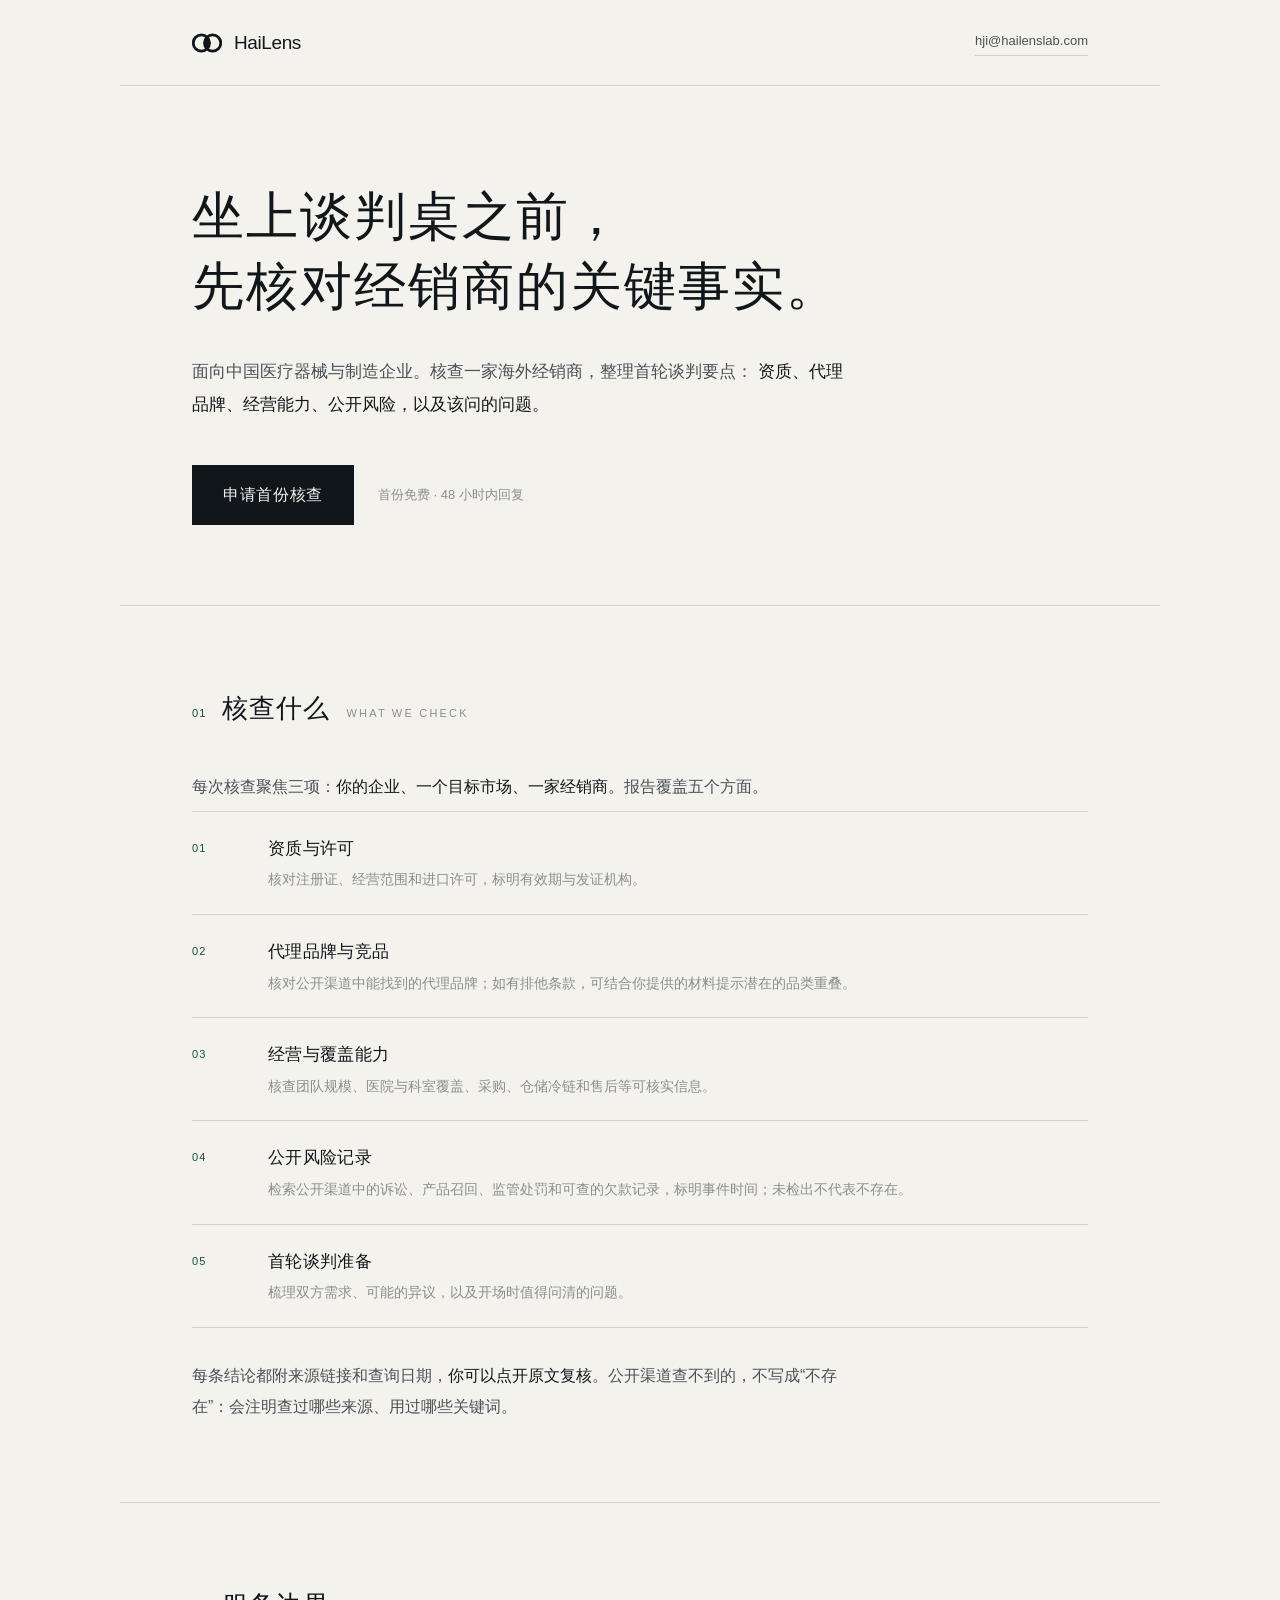
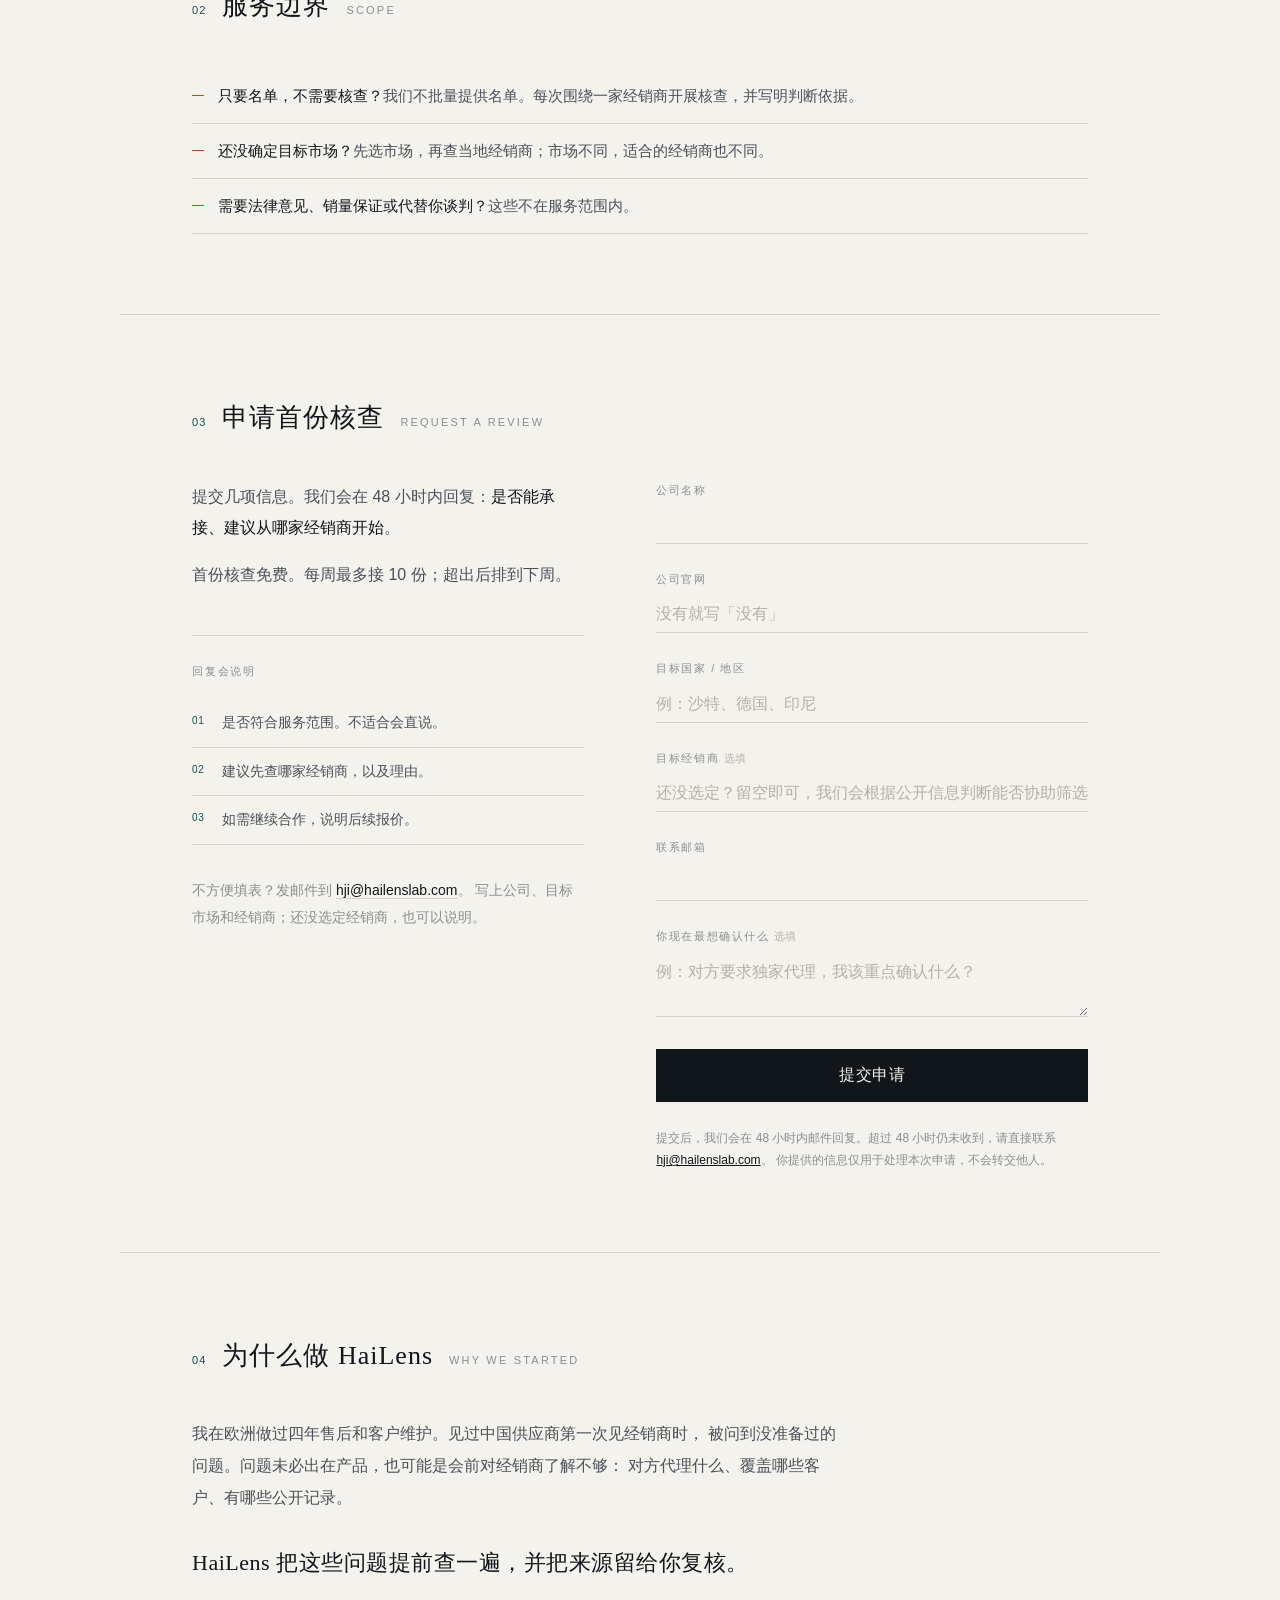
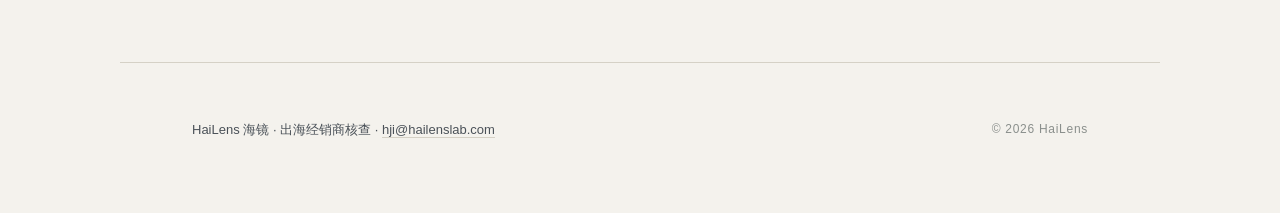
<file: index.html>
<!doctype html>
<html lang="zh-CN">
<head>
<meta charset="utf-8">
<meta name="viewport" content="width=device-width, initial-scale=1">
<title>HaiLens 海镜｜海外经销商核查与谈判准备</title>
<meta name="description" content="面向中国医疗器械与制造企业。核查海外经销商的资质、代理品牌、经营能力与公开风险，并整理首轮谈判要点。每条结论附来源与查询日期。">
<meta property="og:type" content="website">
<meta property="og:url" content="https://hailenslab.com/">
<meta property="og:title" content="HaiLens 海镜｜海外经销商核查与谈判准备">
<meta property="og:description" content="谈经销商之前，先核对关键事实。每次围绕一家企业、一个目标市场和一家经销商，聚焦五项核查。首份免费，结论附来源与查询日期。">
<meta property="og:image" content="https://hailenslab.com/assets/og.png">
<meta name="twitter:card" content="summary_large_image">
<link rel="icon" href="assets/favicon.svg" type="image/svg+xml">
<link rel="apple-touch-icon" href="assets/apple-touch-icon.png">
<link rel="stylesheet" href="assets/style.css">
</head>
<body>

<header class="wrap top">
  <a class="brand" href="index.html">
    <svg width="30" height="30" viewBox="0 0 96 96" aria-hidden="true">
      <path d="M48 27.51A26 26 0 0 1 48 68.49A26 26 0 0 1 48 27.51Z" fill="#10161A"/>
      <circle cx="30" cy="48" r="26" fill="none" stroke="#10161A" stroke-width="9"/>
      <circle cx="66" cy="48" r="26" fill="none" stroke="#10161A" stroke-width="9"/>
    </svg>
    <span class="name">HaiLens</span>
  </a>
  <a class="mail" href="mailto:hji@hailenslab.com">hji@hailenslab.com</a>
</header>

<main>

  <section class="wrap hero">
    <h1>坐上谈判桌之前，<br>先核对经销商的关键事实。</h1>
    <p class="lede">
      面向中国医疗器械与制造企业。核查一家海外经销商，整理首轮谈判要点：
      <b>资质、代理品牌、经营能力、公开风险，以及该问的问题。</b>
    </p>
    <div class="act">
      <a class="btn" href="#apply">申请首份核查</a>
      <span class="btn-note">首份免费 · 48 小时内回复</span>
    </div>
  </section>

  <section class="wrap sec" id="what">
    <div class="sec-head">
      <span class="num">01</span>
      <h2>核查什么</h2>
      <span class="en">What we check</span>
    </div>
    <p class="body">
      每次核查聚焦三项：<b>你的企业、一个目标市场、一家经销商</b>。报告覆盖五个方面。
    </p>

    <ol class="five">
      <li>
        <span class="n">01</span>
        <div>
          <div class="t">资质与许可</div>
          <div class="d">核对注册证、经营范围和进口许可，标明有效期与发证机构。</div>
        </div>
      </li>
      <li>
        <span class="n">02</span>
        <div>
          <div class="t">代理品牌与竞品</div>
          <div class="d">核对公开渠道中能找到的代理品牌；如有排他条款，可结合你提供的材料提示潜在的品类重叠。</div>
        </div>
      </li>
      <li>
        <span class="n">03</span>
        <div>
          <div class="t">经营与覆盖能力</div>
          <div class="d">核查团队规模、医院与科室覆盖、采购、仓储冷链和售后等可核实信息。</div>
        </div>
      </li>
      <li>
        <span class="n">04</span>
        <div>
          <div class="t">公开风险记录</div>
          <div class="d">检索公开渠道中的诉讼、产品召回、监管处罚和可查的欠款记录，标明事件时间；未检出不代表不存在。</div>
        </div>
      </li>
      <li>
        <span class="n">05</span>
        <div>
          <div class="t">首轮谈判准备</div>
          <div class="d">梳理双方需求、可能的异议，以及开场时值得问清的问题。</div>
        </div>
      </li>
    </ol>

    <p class="body" style="margin-top:32px">
      每条结论都附来源链接和查询日期，<b>你可以点开原文复核</b>。公开渠道查不到的，不写成“不存在”：会注明查过哪些来源、用过哪些关键词。
    </p>
  </section>

  <section class="wrap sec" id="not">
    <div class="sec-head">
      <span class="num">02</span>
      <h2>服务边界</h2>
      <span class="en">Scope</span>
    </div>
    <ul class="no">
      <li><b>只要名单，不需要核查？</b>我们不批量提供名单。每次围绕一家经销商开展核查，并写明判断依据。</li>
      <li><b>还没确定目标市场？</b>先选市场，再查当地经销商；市场不同，适合的经销商也不同。</li>
      <li><b>需要法律意见、销量保证或代替你谈判？</b>这些不在服务范围内。</li>
    </ul>
  </section>

  <section class="wrap sec" id="apply">
    <div class="sec-head">
      <span class="num">03</span>
      <h2>申请首份核查</h2>
      <span class="en">Request a review</span>
    </div>

    <div class="form-wrap">
      <div>
        <p class="body">
          提交几项信息。我们会在 48 小时内回复：<b>是否能承接、建议从哪家经销商开始</b>。
        </p>
        <p class="body">
          首份核查免费。每周最多接 10 份；超出后排到下周。
        </p>
        <div class="reply">
          <div class="lbl">回复会说明</div>
          <ol>
            <li>是否符合服务范围。不适合会直说。</li>
            <li>建议先查哪家经销商，以及理由。</li>
            <li>如需继续合作，说明后续报价。</li>
          </ol>
        </div>
        <p class="body" style="margin-top:32px;font-size:14px;color:var(--ink-3)">
          不方便填表？发邮件到
          <a href="mailto:hji@hailenslab.com" style="color:var(--ink);text-decoration:none;border-bottom:1px solid var(--rule)">hji@hailenslab.com</a>。
          写上公司、目标市场和经销商；还没选定经销商，也可以说明。
        </p>
      </div>

      <form class="form" id="lead-form" action="https://formsubmit.co/jhholy@hotmail.com" method="POST">
        <input type="hidden" name="_subject" value="新申请 · 海镜 HaiLens 经销商判断">
        <input type="hidden" name="_next" value="https://hailenslab.com/thanks.html">
        <input type="hidden" name="_captcha" value="false">
        <input type="hidden" name="_template" value="table">
        <div class="hp" aria-hidden="true">
          <label for="_honey">请勿填写</label>
          <input type="text" id="_honey" name="_honey" tabindex="-1" autocomplete="off">
        </div>

        <div class="field">
          <label for="company">公司名称</label>
          <input id="company" name="company" type="text" required autocomplete="organization">
        </div>
        <div class="field">
          <label for="website">公司官网</label>
          <input id="website" name="website" type="text" required placeholder="没有就写「没有」" autocomplete="url">
        </div>
        <div class="field">
          <label for="market">目标国家 / 地区</label>
          <input id="market" name="market" type="text" required placeholder="例：沙特、德国、印尼">
        </div>
        <div class="field">
          <label for="dealer">目标经销商 <span class="opt">选填</span></label>
          <input id="dealer" name="dealer" type="text" placeholder="还没选定？留空即可，我们会根据公开信息判断能否协助筛选">
        </div>
        <div class="field">
          <label for="email">联系邮箱</label>
          <input id="email" name="email" type="email" required autocomplete="email">
        </div>
        <div class="field">
          <label for="note">你现在最想确认什么 <span class="opt">选填</span></label>
          <textarea id="note" name="note" rows="2" placeholder="例：对方要求独家代理，我该重点确认什么？"></textarea>
        </div>

        <button class="btn" type="submit">提交申请</button>
        <p class="fine">
          提交后，我们会在 48 小时内邮件回复。超过 48 小时仍未收到，请直接联系
          <a href="mailto:hji@hailenslab.com" style="color:var(--ink)">hji@hailenslab.com</a>。
          你提供的信息仅用于处理本次申请，不会转交他人。
        </p>
      </form>
    </div>
  </section>

  <section class="wrap sec" id="why">
    <div class="sec-head">
      <span class="num">04</span>
      <h2>为什么做 HaiLens</h2>
      <span class="en">Why we started</span>
    </div>
    <div class="story">
      <p>
        我在欧洲做过四年售后和客户维护。见过中国供应商第一次见经销商时，
        被问到没准备过的问题。问题未必出在产品，也可能是会前对经销商了解不够：
        对方代理什么、覆盖哪些客户、有哪些公开记录。
      </p>
      <p class="last">HaiLens 把这些问题提前查一遍，并把来源留给你复核。</p>
    </div>
  </section>

</main>

<footer class="wrap foot">
  <div class="l">HaiLens 海镜 · 出海经销商核查 · <a href="mailto:hji@hailenslab.com">hji@hailenslab.com</a></div>
  <div class="r">© 2026 HaiLens</div>
</footer>

<script>
(function(){
  var form = document.getElementById('lead-form');
  if(!form) return;
  form.addEventListener('submit', function(e){
    var action = form.getAttribute('action') || '';
    if(action.indexOf('REPLACE_ME') === -1) return;
    e.preventDefault();
    var v = function(id){ var el = document.getElementById(id); return el ? el.value.trim() : ''; };
    var body = [
      '公司名：' + v('company'),
      '官网：' + v('website'),
      '目标市场：' + v('market'),
      '经销商：' + (v('dealer') || '没有'),
      '邮箱：' + v('email'),
      '想解决的问题：' + (v('note') || '（未填）')
    ].join('\n');
    location.href = 'mailto:hji@hailenslab.com'
      + '?subject=' + encodeURIComponent('经销商核查申请 · ' + (v('company') || '未填公司名'))
      + '&body=' + encodeURIComponent(body);
  });
})();
</script>

</body>
</html>
</file>
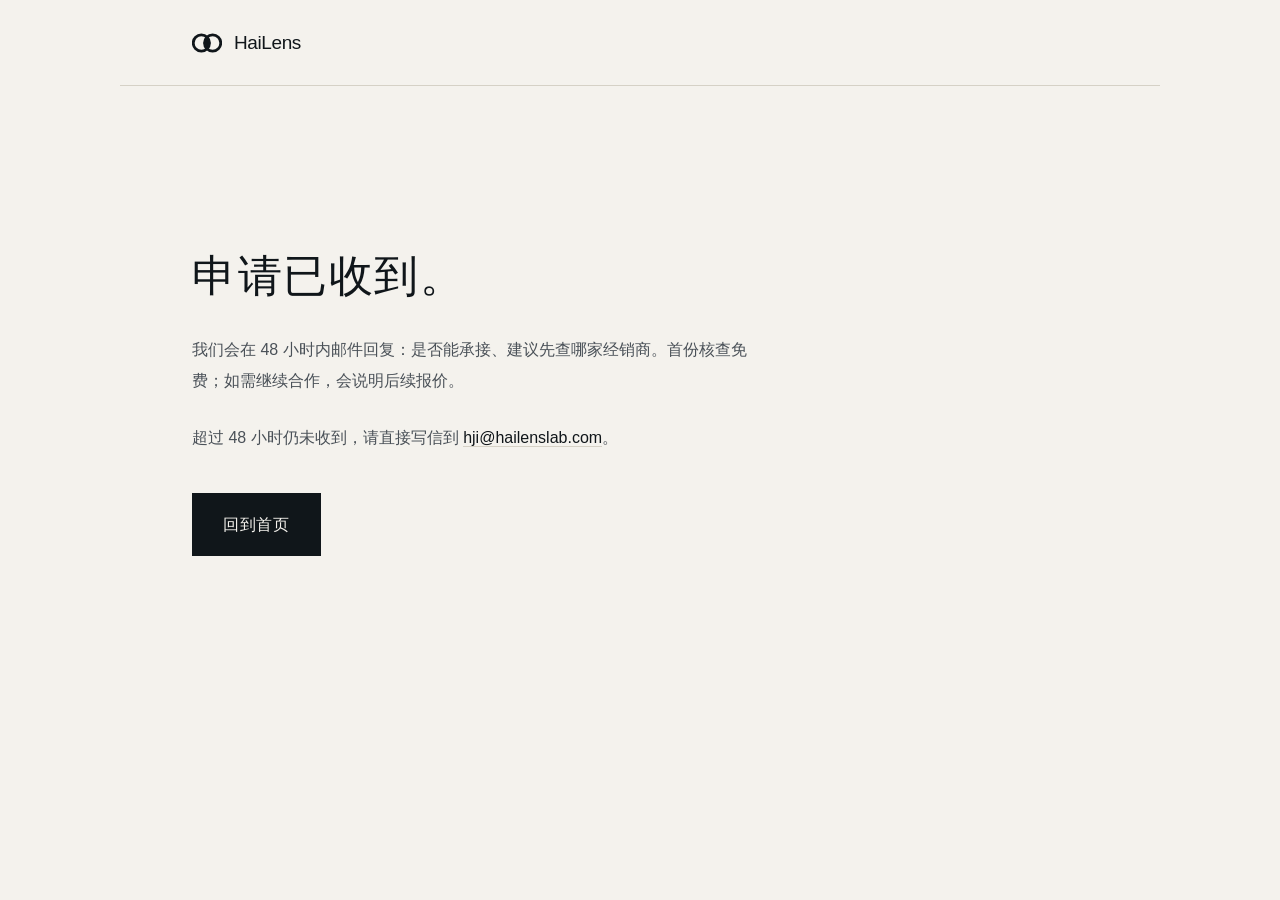
<file: thanks.html>
<!doctype html>
<html lang="zh-CN">
<head>
<meta charset="utf-8">
<meta name="viewport" content="width=device-width, initial-scale=1">
<title>申请已收到 · HaiLens 海镜</title>
<meta name="robots" content="noindex">
<link rel="icon" href="assets/favicon.svg" type="image/svg+xml">
<link rel="stylesheet" href="assets/style.css">
</head>
<body>
<header class="wrap top">
  <a class="brand" href="index.html">
    <svg width="30" height="30" viewBox="0 0 96 96" aria-hidden="true">
      <path d="M48 27.51A26 26 0 0 1 48 68.49A26 26 0 0 1 48 27.51Z" fill="#10161A"/>
      <circle cx="30" cy="48" r="26" fill="none" stroke="#10161A" stroke-width="9"/>
      <circle cx="66" cy="48" r="26" fill="none" stroke="#10161A" stroke-width="9"/>
    </svg>
    <span class="name">HaiLens</span>
  </a>
</header>
<main class="wrap done">
  <h1>申请已收到。</h1>
  <p>我们会在 48 小时内邮件回复：是否能承接、建议先查哪家经销商。首份核查免费；如需继续合作，会说明后续报价。</p>
  <p>超过 48 小时仍未收到，请直接写信到 <a href="mailto:hji@hailenslab.com" style="color:var(--ink);border-bottom:1px solid var(--rule);text-decoration:none">hji@hailenslab.com</a>。</p>
  <p style="margin-top:40px"><a class="btn" href="index.html">回到首页</a></p>
</main>
</body>
</html>
</file>
<file: assets/style.css>
:root{
  --ink:#10161A; --ink-2:#4A5158; --ink-3:#8A8F8C;
  --paper:#F4F2ED; --paper-hi:#FBFAF7; --rule:#D5D1C6;
  --accent:#14504B; --alert:#B4501E;
  --wrap:1040px;
  --serif:'Songti SC','Source Han Serif SC','Noto Serif SC',Georgia,serif;
  --sans:'Inter','PingFang SC','Helvetica Neue',Arial,sans-serif;
}
*{box-sizing:border-box;margin:0;padding:0}
html{-webkit-text-size-adjust:100%}
body{
  background:var(--paper);color:var(--ink);
  font-family:var(--sans);font-size:16px;line-height:1.75;
  -webkit-font-smoothing:antialiased;
}
.wrap{max-width:var(--wrap);margin:0 auto;padding:0 72px}
a{color:inherit}
hr{border:0;border-top:1px solid var(--rule)}
.lbl{font-size:11px;letter-spacing:.16em;text-transform:uppercase;color:var(--ink-3)}

/* ---------- 顶栏 ---------- */
.top{padding-top:26px;padding-bottom:26px;display:flex;justify-content:space-between;align-items:center;border-bottom:1px solid var(--rule)}
.brand{display:flex;align-items:center;gap:12px;text-decoration:none}
.brand svg{display:block}
.brand .name{font-size:19px;font-weight:500;letter-spacing:-.4px}
.top .mail{font-size:13px;color:var(--ink-2);text-decoration:none;border-bottom:1px solid var(--rule);padding-bottom:2px}
.top .mail:hover{color:var(--ink);border-bottom-color:var(--ink)}

/* ---------- 首屏 ---------- */
.hero{padding-top:96px;padding-bottom:80px}
.hero h1{
  font-family:var(--serif);font-weight:400;
  font-size:clamp(30px,4.4vw,52px);line-height:1.35;letter-spacing:2px;
  max-width:820px;
}
.hero .lede{
  margin-top:32px;max-width:660px;
  font-size:17px;line-height:1.95;color:var(--ink-2);
}
.hero .lede b{color:var(--ink);font-weight:500}
.hero .act{margin-top:44px;display:flex;align-items:center;gap:24px;flex-wrap:wrap}

.btn{
  display:inline-block;background:var(--ink);color:var(--paper);
  padding:15px 30px;font-size:16px;letter-spacing:.04em;text-decoration:none;
  border:1px solid var(--ink);transition:background .15s,border-color .15s;
}
.btn:hover{background:var(--accent);border-color:var(--accent)}
.btn-note{font-size:13px;color:var(--ink-3)}

/* ---------- 通用节 ---------- */
.sec{padding-top:80px;padding-bottom:80px;border-top:1px solid var(--rule)}
.sec-head{display:flex;align-items:baseline;gap:16px;margin-bottom:40px}
.sec-head .num{font-size:11px;letter-spacing:.1em;color:var(--accent)}
.sec-head h2{font-family:var(--serif);font-size:26px;font-weight:400;letter-spacing:1px}
.sec-head .en{font-size:11px;letter-spacing:.2em;text-transform:uppercase;color:var(--ink-3)}
.body{font-size:16px;color:var(--ink-2);line-height:1.95;max-width:660px}
.body b{color:var(--ink);font-weight:500}
.body + .body{margin-top:16px}

/* ---------- 五项 ---------- */
.five{list-style:none;margin-top:8px;border-top:1px solid var(--rule)}
.five li{
  display:grid;grid-template-columns:56px 1fr;gap:20px;
  padding:22px 0;border-bottom:1px solid var(--rule);
}
.five .n{font-size:11px;letter-spacing:.1em;color:var(--accent);padding-top:5px}
.five .t{font-size:17px;letter-spacing:.02em}
.five .d{font-size:14px;color:var(--ink-3);margin-top:4px;line-height:1.75}

/* ---------- 不适合 ---------- */
.no{list-style:none;margin-top:4px}
.no li{
  padding:14px 0 14px 26px;position:relative;
  font-size:15px;color:var(--ink-2);border-bottom:1px solid var(--rule);
}
.no li::before{content:"";position:absolute;left:0;top:26px;width:12px;height:1px;background:var(--alert)}
.no li b{color:var(--ink);font-weight:500}

/* ---------- 表单 ---------- */
.form-wrap{display:grid;grid-template-columns:1fr 1.1fr;gap:72px;align-items:start}
.form{display:grid;gap:26px}
.field{display:grid;gap:7px}
.field label{font-size:11px;letter-spacing:.14em;color:var(--ink-3)}
.field label .opt{color:#B4B0A6;letter-spacing:.04em}
.field input,.field textarea{
  width:100%;border:0;border-bottom:1px solid var(--rule);
  background:transparent;padding:9px 0;
  font-family:inherit;font-size:16px;color:var(--ink);
  border-radius:0;appearance:none;
}
.field input:focus,.field textarea:focus{outline:none;border-bottom-color:var(--ink)}
.field textarea{resize:vertical;min-height:64px}
.field input::placeholder,.field textarea::placeholder{color:#B4B0A6}
.form .btn{width:100%;text-align:center;margin-top:6px;cursor:pointer;font-family:inherit}
.form .fine{font-size:12px;color:var(--ink-3);line-height:1.8}
.hp{position:absolute;left:-9999px;width:1px;height:1px;overflow:hidden}

/* ---------- 为什么 ---------- */
.story{max-width:660px}
.story p{font-size:16px;line-height:2;color:var(--ink-2)}
.story p + p{margin-top:18px}
.story .last{font-family:var(--serif);font-size:22px;line-height:1.7;color:var(--ink);letter-spacing:.5px;margin-top:30px}

/* ---------- 页脚 ---------- */
.foot{padding-top:56px;padding-bottom:72px;border-top:1px solid var(--rule);display:flex;justify-content:space-between;gap:24px;flex-wrap:wrap}
.foot .l{font-size:13px;color:var(--ink-2)}
.foot .r{font-size:12px;color:var(--ink-3);letter-spacing:.06em}
.foot a{text-decoration:none;border-bottom:1px solid var(--rule)}

/* ---------- 提交成功页 ---------- */
.done{min-height:70vh;display:flex;flex-direction:column;justify-content:center;padding-top:96px;padding-bottom:96px}
.done h1{font-family:var(--serif);font-size:clamp(28px,4vw,44px);font-weight:400;letter-spacing:1.5px;line-height:1.4}
.done p{margin-top:26px;font-size:16px;color:var(--ink-2);max-width:560px;line-height:1.95}

@media (max-width:880px){
  .wrap{padding-left:24px;padding-right:24px}
  .hero{padding-top:56px;padding-bottom:48px}
  .sec{padding-top:56px;padding-bottom:56px}
  .form-wrap{grid-template-columns:1fr;gap:40px}
  .five li{grid-template-columns:36px 1fr;gap:12px}
  .top .mail{display:none}
  .foot{flex-direction:column;gap:10px}
}

/* ---------- 回信内容 ---------- */
.reply{margin-top:44px;padding-top:26px;border-top:1px solid var(--rule)}
.reply .lbl{margin-bottom:18px}
.reply ol{list-style:none;counter-reset:r}
.reply li{
  counter-increment:r;position:relative;padding:12px 0 12px 30px;
  font-size:14px;color:var(--ink-2);line-height:1.7;
  border-bottom:1px solid var(--rule);
}
.reply li::before{
  content:counter(r,decimal-leading-zero);position:absolute;left:0;top:13px;
  font-size:10px;letter-spacing:.08em;color:var(--accent);
}
</file>
